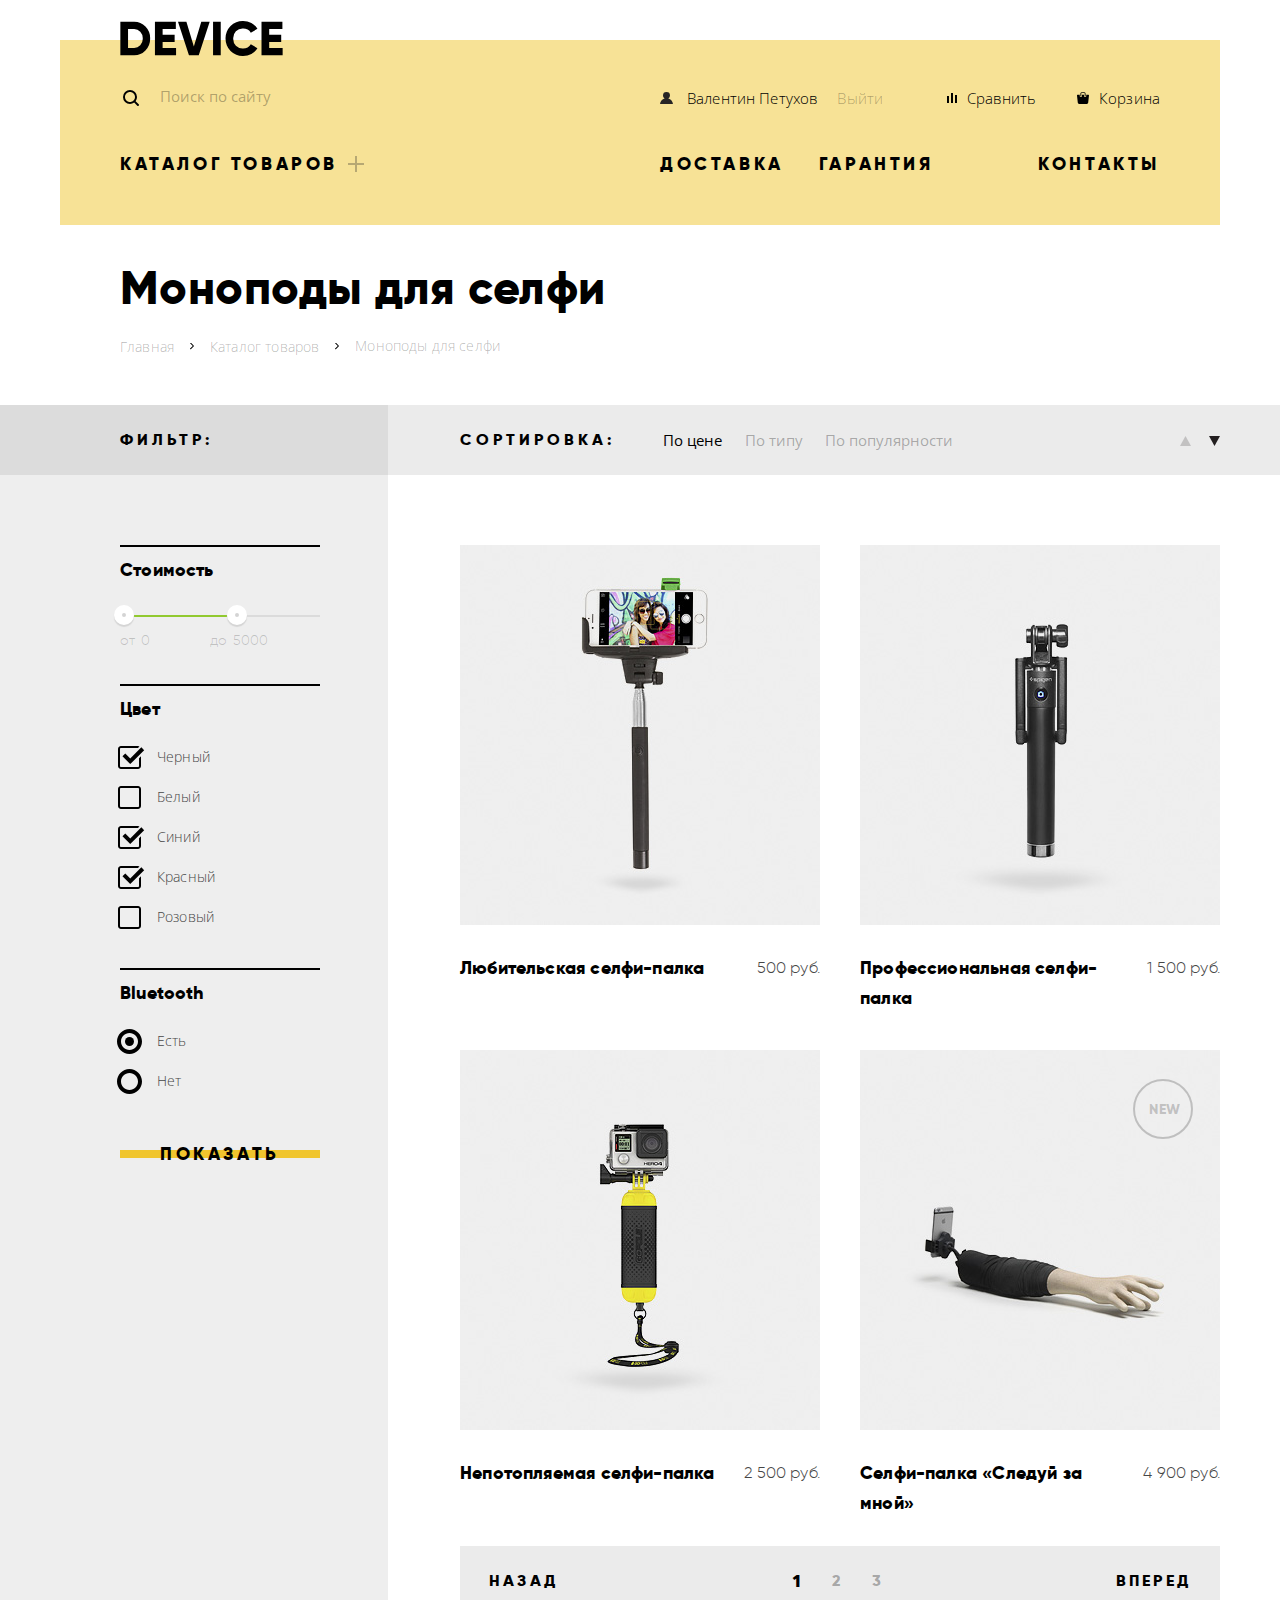
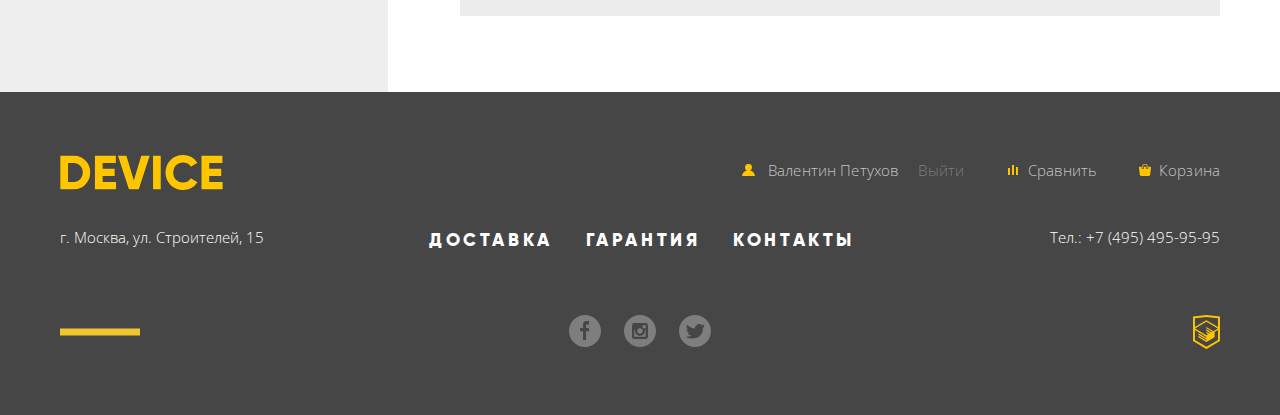
<file: catalog.html>
<!DOCTYPE html>
<html lang="ru">

<head>
	<meta charset="utf-8">
	<title>HTML Academy: Моноподы для селфи</title>
	<link href="https://fonts.googleapis.com/css?family=Open+Sans:300,400" rel="stylesheet">
	<link rel="stylesheet" href="css/normalize.css">
	<link rel="stylesheet" href="css/style-min.css">
</head>

<body class="inner-page">
	<header class="main-header">
		<div class="header-top">
			<a class="main-header-logo" href="index.html">
				<img src="img/svg/logo-device.svg" width="163" height="35" alt="Логотип DEVICE">
			</a>
			<form class="form-header" method="get" action="https://echo.htmlacademy.ru">
				<input class="input-header-search" type="search" name="search-site" placeholder="Поиск по сайту">
				<button class="btn btn-search">Найти</button>
			</form>
			<div class="user-navigation">
				<ul class="user-navigation-profile">
					<li class="profile-link">
						<a href="profile.html">Валентин Петухов</a>
					</li>
					<li class="output-link">
						<a href="#">Выйти</a>
					</li>
				</ul>
				<ul class="user-navigation-goods">
					<li class="compare-link">
						<a href="#">Сравнить</a>
					</li>
					<li class="backet-link">
						<a href="#">Корзина</a>
					</li>
				</ul>
			</div>
		</div>
		<nav class="main-navigation">
			<ul class="site-navigation site-navigation-left">
				<li class="site-navigation-item site-navigation-submenu">
					<a class="navigation-catalog-icon" href="#">Каталог товаров</a>
					<div class="submenu-catalog">
						<ul class="submenu-catalog-list">
							<li class="submenu-catalog-item">
								<a href="">Виртуальная реальность</a>
							</li>
							<li class="submenu-catalog-item">
								<a href="catalog.html">Моноподы для селфи</a>
							</li>
							<li class="submenu-catalog-item">
								<a href="">Экшн-камеры</a>
							</li>
						</ul>
						<ul class="submenu-catalog-list">
							<li class="submenu-catalog-item">
								<a href="">Фитнес-браслеты</a>
							</li>
							<li class="submenu-catalog-item">
								<a href="">Умные часы</a>
							</li>
						</ul>
						<ul class="submenu-catalog-list">
							<li class="submenu-catalog-item">
								<a href="">Квадрокоптеры</a>
							</li>
						</ul>
					</div>
				</li>
			</ul>
			<ul class="site-navigation site-navigation-right">
				<li class="site-navigation-item">
					<a href="#">Доставка</a>
				</li>
				<li class="site-navigation-item">
					<a href="#">Гарантия</a>
				</li>
				<li class="site-navigation-item">
					<a href="#">Контакты</a>
				</li>
			</ul>
		</nav>
	</header>
	<main>

		<h1 class="page-title inner-wrapper">Моноподы для селфи</h1>

		<section class="breadcrumbs inner-wrapper">
			<h2 class="visually-hidden">Навигационная цепочка</h2>
			<ul class="breadcrumbs-list">
				<li class="breadcrumbs-item">
					<a href="index.html">Главная</a>
				</li>
				<li class="breadcrumbs-item">
					<a href="catalog.html">Каталог товаров</a>
				</li>
				<li class="breadcrumbs-item breadcrumbs-current">Моноподы для селфи</li>
			</ul>
		</section>

		<div class="main-columns">
			<div class="center-columns">
				<div class="left-columns">
					<section class="filters">
						<h2 class="filter-title">Фильтр:</h2>
						<form class="form-filter" method="post" action="https://echo.htmlacademy.ru">
							<fieldset>
								<legend class="legend-cost">Стоимость</legend>
								<div class="range-filter">
									<div class="range-controls">
										<div class="scale">
											<div class="bar"></div>
										</div>
										<div class="toggle toggle-min"></div>
										<div class="toggle toggle-max"></div>
									</div>
									<div class="price-controls">
										<label class="min-price">от <input name="min-price" type="text" value="0"></label>
										<label class="max-price">до <input name="max-price" type="text" value="5000"></label>
									</div>
								</div>
							</fieldset>
							<fieldset>
								<legend class="legend-color">Цвет</legend>
								<ul class="filter-color-list">
									<li class="filter-option">
										<input class="visually-hidden filter-input filter-input-checkbox" id="filter-color-black" type="checkbox"
											name="color-black" checked>
										<label for="filter-color-black">Черный</label>
									</li>
									<li class="filter-option">
										<input class="visually-hidden filter-input filter-input-checkbox" id="filter-color-white" type="checkbox"
											name="color-white">
										<label for="filter-color-white">Белый</label>
									</li>
									<li class="filter-option">
										<input class="visually-hidden filter-input filter-input-checkbox" id="filter-color-blue" type="checkbox"
											name="color-blue" checked>
										<label for="filter-color-blue">Синий</label>
									</li>
									<li class="filter-option">
										<input class="visually-hidden filter-input filter-input-checkbox" id="filter-color-red" type="checkbox"
											name="color-red" checked>
										<label for="filter-color-red">Красный</label>
									</li>
									<li class="filter-option">
										<input class="visually-hidden filter-input filter-input-checkbox" id="filter-color-pink" type="checkbox"
											name="color-pink">
										<label for="filter-color-pink">Розовый</label>
									</li>
								</ul>
							</fieldset>
							<fieldset>
								<legend class="legend-bluetooth">Bluetooth</legend>
								<ul class="filter-bool-list">
									<li class="filter-option">
										<input class="visually-hidden filter-input filter-input-radio" id="filter-true" type="radio"
											name="bluetooth-radio" value="true" checked>
										<label for="filter-true">Есть</label>
									</li>
									<li class="filter-option">
										<input class="visually-hidden filter-input filter-input-radio" id="filter-false" type="radio"
											name="bluetooth-radio" value="false">
										<label for="filter-false">Нет</label>
									</li>
								</ul>
							</fieldset>
							<button class="btn btn-form-filter" type="submit">Показать</button>
						</form>
					</section>
				</div>
			
				<div class="right-columns">
					<section class="sorting">
						<h2 class="sorting-title">Сортировка:</h2>
						<ul class="sorting-list">
							<li class="sorting-item sorting-item-current">По цене</li>
							<li class="sorting-item">
								<a href="#">По типу</a>
							</li>
							<li class="sorting-item">
								<a href="#">По популярности</a>
							</li>
						</ul>
						<ul class="sorting-icon-list">
							<li class="sorting-icon-item">
								<a href="#" aria-label="По возрастанию"></a>
							</li>
							<li class="sorting-icon-item sorting-icon-item-current">
								<a aria-label="По убыванию"></a>
							</li>
						</ul>
					</section>
			
					<section class="catalog">
						<h2 class="visually-hidden">Список моноподов для селфи</h2>
						<ul class="catalog-list">
							<li class="catalog-item">
								<div class="catalog-info-wrapper">
									<h3 class="catalog-item-title">
										<a href="#">Любительская селфи-палка</a>
									</h3>
									<span class="catalog-item-price">500 руб.</span>
								</div>
								<div class="catalog-item-image">
									<img src="img/jpg/catalog-item-1.jpg" width="360" height="380" alt="Любительская селфи-палка">
									<div class="catalog-item-hover">
										<a class="btn btn-basket" href="#">В корзину</a>
										<a class="btn-add-compare" href="#">Добавить к сравнению</a>
									</div>
								</div>
							</li>
							<li class="catalog-item">
								<div class="catalog-info-wrapper">
									<h3 class="catalog-item-title">
										<a href="#">Профессиональная селфи-палка</a>
									</h3>
									<span class="catalog-item-price">1 500 руб.</span>
								</div>
								<div class="catalog-item-image">
									<img src="img/jpg/catalog-item-2.jpg" width="360" height="380" alt="Профессиональная селфи-палка">
									<div class="catalog-item-hover">
										<a class="btn btn-basket" href="#">В корзину</a>
										<a class="btn-add-compare" href="#">Добавить к сравнению</a>
									</div>
								</div>
							</li>
							<li class="catalog-item">
								<div class="catalog-info-wrapper">
									<h3 class="catalog-item-title">
										<a href="#">Непотопляемая селфи-палка</a>
									</h3>
									<span class="catalog-item-price">2 500 руб.</span>
								</div>
								<div class="catalog-item-image">
									<img src="img/jpg/catalog-item-3.jpg" width="360" height="380" alt="Непотопляемая селфи-палка">
									<div class="catalog-item-hover">
										<a class="btn btn-basket" href="#">В корзину</a>
										<a class="btn-add-compare" href="#">Добавить к сравнению</a>
									</div>
								</div>
							</li>
							<li class="catalog-item">
								<span class="catalog-item-new" aria-label="Новинка"></span>
								<div class="catalog-info-wrapper">
									<h3 class="catalog-item-title">
										<a href="#">Селфи-палка «Следуй за мной»</a>
									</h3>
									<span class="catalog-item-price">4 900 руб.</span>
								</div>
								<div class="catalog-item-image">
									<img src="img/jpg/catalog-item-4.jpg" width="360" height="380" alt="Селфи-палка «Следуй за мной»">
									<div class="catalog-item-hover">
										<a class="btn btn-basket" href="#">В корзину</a>
										<a class="btn-add-compare" href="#">Добавить к сравнению</a>
									</div>
								</div>
							</li>
						</ul>
					</section>
					<section class="pagination">
						<h2 class="visually-hidden">Нумерация страниц</h2>
						<a class="btn-pagination btn-pagination-back" href="#">Назад</a>
						<ul class="pagination-list">
							<li class="pagination-item pagination-item-current">1</li>
							<li class="pagination-item">
								<a href="#">2</a>
							</li>
							<li class="pagination-item">
								<a href="#">3</a>
							</li>
						</ul>
						<a class="btn-pagination btn-pagination-next" href="#">Вперед</a>
					</section>
				</div>
			</div>
			</div>
	</main>
	<footer class="inner-footer">
		<div class="footer-wrapper container">
			<div class="footer-top">
				<a class="main-footer-logo" href="index.html">
					<img src="img/svg/logo-device-footer.svg" width="163" height="35" alt="Логотип DEVICE">
				</a>
				<div class="user-navigation">
					<ul class="user-navigation-left">
						<li class="profile-link-footer">
							<a href="profile.html">Валентин Петухов</a>
						</li>
						<li class="footer-output-link">
							<a href="#">Выйти</a>
						</li>
					</ul>
					<ul class="user-navigation-right">
            <li class="compare-link-footer">
              <a href="#">Сравнить</a>
            </li>
            <li class="backet-link-footer">
              <a href="#">Корзина</a>
            </li>
          </ul>
				</div>
			</div>
			<div class="footer-middle">
				<address class="footer-address">г. Москва, ул. Строителей, 15</address>
				<ul class="footer-site-navigation">
					<li class="footer-site-navigation-item">
						<a href="#">Доставка</a>
					</li>
					<li class="footer-site-navigation-item">
						<a href="#">Гарантия</a>
					</li>
					<li class="footer-site-navigation-item">
						<a href="#">Контакты</a>
					</li>
				</ul>
				<p class="footer-tel">Тел.: +7 (495) 495-95-95</p>
			</div>
			<div class="footer-bottom">
        <div class="footer-social">
          <ul class="footer-social-list">
            <li class="footer-social-item">
              <a class="social-btn" href="#" target="_blank">
                <span class="visually-hidden">Фейсбук</span>
                <svg xmlns="http://www.w3.org/2000/svg" width="32" height="32" viewBox="0 0 32 32">
                  <path fill="#FFF" d="M16 0C7.164 0 0 7.163 0 16s7.164 16 16 16c8.837 0 16-7.164 16-16S24.837 0 16 0zm4.062 9.455h-3.021v3.444h3.021v3.445h-3.021v8.61H14.02v-8.61H11v-3.445h3.021V9.455c0-1.902 1.353-3.445 3.021-3.445h3.021v3.445z" />
                </svg>
              </a>
            </li>
            <li class="footer-social-item">
              <a class="social-btn" href="#" target="_blank">
                <span class="visually-hidden">Инстаграм</span>
                <svg xmlns="http://www.w3.org/2000/svg" width="32" height="32" viewBox="0 0 32 32">
                  <g fill="#FFF">
                    <path
                      d="M20.916 16a4.938 4.938 0 1 1-9.877 0c0-.394.051-.773.138-1.14h-.897v6.838h11.396V14.86h-.897c.086.367.137.746.137 1.14z" />
                    <path
                      d="M15.978 18.659c1.466 0 2.659-1.193 2.659-2.659s-1.193-2.659-2.659-2.659c-1.466 0-2.659 1.193-2.659 2.659s1.192 2.659 2.659 2.659zM18.637 10.302h3.039v3.039h-3.039z" />
                    <path
                      d="M16 0C7.164 0 0 7.164 0 16c0 8.837 7.164 16 16 16 8.837 0 16-7.163 16-16 0-8.836-7.163-16-16-16zm7.955 21.698a2.285 2.285 0 0 1-2.279 2.279H10.279A2.285 2.285 0 0 1 8 21.698V10.302a2.286 2.286 0 0 1 2.279-2.279h11.396a2.286 2.286 0 0 1 2.279 2.279v11.396z" />
                  </g>
                </svg>
              </a>
            </li>
            <li class="footer-social-item">
              <a class="social-btn" href="#" target="_blank">
                <span class="visually-hidden">Твиттер</span>
                <svg xmlns="http://www.w3.org/2000/svg" width="32" height="32" viewBox="0 0 32 32">
                  <path fill="#FFF"
                    d="M16 0C7.164 0 0 7.164 0 16c0 8.837 7.164 16 16 16 8.837 0 16-7.163 16-16 0-8.836-7.163-16-16-16zm7.944 12.809c-.251 6.516-3.463 10.832-10.992 10.702h-.486c-.447 0-4.543-.443-5.344-1.823 2.479.19 4.247-.406 5.12-1.136-1.048-.289-2.923-.461-3.251-2.848.384.104.618.221 1.299.113-1.307-.824-2.758-1.519-2.679-3.643.311.317 1.164.518 1.46.457-.768-.233-2.149-3.244-.974-4.781 1.984 1.79 4.075 3.482 7.804 3.643.227-2.214 1.24-3.699 3.168-4.325 1.84-.479 3.255.26 3.901 1.138.737-.224 1.453-.466 2.193-.685-.004.833-.569 1.463-.935 1.709.747.165 1.423-.475 1.423-.475-.184.963-1.094 1.725-1.707 1.954z" />
                </svg>
              </a>
            </li>
          </ul>
        </div>
        <div class="footer-copyright">
          <a class="copyright-btn" href="https://htmlacademy.ru/intensive/htmlcss" target="_blank">
            <svg xmlns="http://www.w3.org/2000/svg" width="26.943" height="34.09" viewBox="0 0 26.943 34.09">
              <path fill="#FFC600" d="M13.62.017L13.472 0 0 1.412v24.661l13.473 8.017 13.43-7.99.042-.025V1.412L13.62.017zm11.399 12.11L13.495 5.334l-.001-.104-.087.05-.088-.056v.109L1.925 12.118V3.147l11.548-1.212L25.02 3.147v8.98zm-11.614-5.34L24.923 13.5l-4.479 2.64-7.093-4.221-.014 1.415 5.904 3.513-.86.507-5.03-2.992-.014 1.415 3.827 2.275-.782.523-3.031-1.787-.014 1.413 1.853 1.091-1.8 1.081-11.356-6.751 11.371-6.835zm-11.48 8.34l11.411 6.791.016 1.044-7.942-4.728-.015 1.416 7.979 4.795.018 1.076-7.973-4.74-.013 1.414 8.021 4.822.046.025 8.143-4.872-.011-5.177 3.415-2.036v10.021L13.472 31.85 1.925 24.979v-9.852z" />
            </svg>
            <span class="visually-hidden">Разработано HTML Academy</span>
          </a>
        </div>
      </div>
		</div>
	</footer>
</body>

</html>
</file>
<file: css/style-min.css>
@font-face{font-family:'Gilroy';font-style:normal;font-weight:800;src:url('../fonts/gilroyextrabold-webfont.woff2') format('woff2'),url('../fonts/gilroyextrabold-webfont.woff') format('woff')}@font-face{font-family:'Gilroy';font-style:normal;font-weight:300;src:url('../fonts/gilroylight-webfont.woff2') format('woff2'),url('../fonts/gilroylight-webfont.woff') format('woff')}body{margin:0;font-size:15px;line-height:30px;font-weight:300;letter-spacing:.15px;font-family:"Open Sans","Arial",sans-serif;color:rgba(70,70,70,1);background-color:#fff}img{max-width:100%;height:auto}.container{width:1160px;margin:0 auto;padding:0 20px}.visually-hidden:not(:focus):not(:active),input[type="checkbox"].visually-hidden,input[type="radio"].visually-hidden{position:absolute;width:1px;height:1px;margin:-1px;border:0;padding:0;white-space:nowrap;-webkit-clip-path:inset(100%);clip-path:inset(100%);clip:rect(0 0 0 0);overflow:hidden}a{text-decoration:none}.btn{position:relative;display:inline-block;padding:10px 0;font-size:18px;line-height:24px;font-weight:800;letter-spacing:3.6px;font-family:"Gilroy","Arial",sans-serif;text-transform:uppercase;text-align:center;vertical-align:middle;color:rgba(0,0,0,1);border:none;background-color:transparent;-webkit-transition:color .2s ease-out;-o-transition:color .2s ease-out;transition:color .2s ease-out}.btn::before{content:"";position:absolute;top:50%;left:0;z-index:-20;width:100%;height:8px;background-color:rgba(240,197,46,1);-webkit-transform:translateY(-50%);-ms-transform:translateY(-50%);transform:translateY(-50%);-webkit-transition:.2s ease-out;-o-transition:.2s ease-out;transition:.2s ease-out}.btn:hover::before{height:100%}.btn:hover{cursor:pointer}.btn:active{color:rgba(0,0,0,.3)}.main-header{width:1160px;height:300px;margin:0 auto;background-color:rgba(247,226,150,1)}.inner-page .main-header{height:185px;margin-bottom:35px}.header-top{position:relative;display:-webkit-box;display:-ms-flexbox;display:flex;-webkit-box-pack:justify;-ms-flex-pack:justify;justify-content:space-between;-webkit-box-align:center;-ms-flex-align:center;align-items:center;width:1040px;margin:0 auto;margin-top:40px;margin-bottom:28px;padding-top:35px}.main-header-logo{position:absolute;top:-19px;left:0;-webkit-transition:opacity .2s ease-out;-o-transition:opacity .2s ease-out;transition:opacity .2s ease-out}.main-header-logo:hover,.main-header-logo:focus{opacity:.6}.main-header-logo:active{opacity:.3}.form-header{position:relative;display:-webkit-box;display:-ms-flexbox;display:flex;-webkit-box-pack:justify;-ms-flex-pack:justify;justify-content:space-between;width:440px}.input-header-search{width:100%;padding-left:40px;background-color:transparent;border:none;border-bottom:2px solid transparent}.input-header-search:focus{border-bottom:2px solid rgba(0,0,0,1);outline:transparent;-webkit-transition:.2s ease-out;-o-transition:.2s ease-out;transition:.2s ease-out}.form-header::before{content:"";position:absolute;top:50%;left:3px;width:16px;height:16px;background-image:url("../img/svg/search.svg");background-repeat:no-repeat;background-position:0 0;-webkit-transform:translateY(-50%);-ms-transform:translateY(-50%);transform:translateY(-50%)}.form-header .input-header-search::-webkit-input-placeholder{color:rgba(0,0,0,.3);-webkit-transition:.2s ease-out;-o-transition:.2s ease-out;transition:.2s ease-out}.form-header .input-header-search:hover::-webkit-input-placeholder{color:rgba(0,0,0,.6)}.form-header .input-header-search:focus::-webkit-input-placeholder{color:rgba(0,0,0,1)}.btn-search{padding:9px 15px;font-size:15px;font-weight:300;letter-spacing:0;font-family:"Open Sans","Arial",sans-serif;color:rgba(0,0,0,1);background-color:transparent;border:2px solid rgba(0,0,0,1);opacity:0;-webkit-transition:.2s ease-out;-o-transition:.2s ease-out;transition:.2s ease-out}.btn-search::before{content:none}.btn-search:hover{opacity:0;cursor:default}.input-header-search:focus+.btn-search{opacity:1}.input-header-search:focus+.btn-search:hover{color:rgba(255,255,255,1);background-color:rgba(0,0,0,1);cursor:pointer}.btn-search:focus{outline:1}.btn-search:active{color:rgba(255,255,255,.3);background-color:rgba(0,0,0,1);opacity:1;cursor:pointer}.user-navigation{display:-webkit-box;display:-ms-flexbox;display:flex;-webkit-box-pack:justify;-ms-flex-pack:justify;justify-content:space-between;width:500px}.user-navigation-profile,.user-navigation-goods{margin:0;padding:0;list-style:none}.user-navigation-profile{display:-webkit-box;display:-ms-flexbox;display:flex;-ms-flex-wrap:wrap;flex-wrap:wrap;width:260px}.login-link a{position:relative;padding-left:27px}.login-link a::before{content:"";position:absolute;top:50%;left:0;width:13px;height:12px;background-image:url("../img/svg/user.svg");background-repeat:no-repeat;background-position:0 0;-webkit-transform:translateY(-50%);-ms-transform:translateY(-50%);transform:translateY(-50%);-webkit-transition:.2s ease-out;-o-transition:.2s ease-out;transition:.2s ease-out}.compare-link a{position:relative;padding-left:27px}.compare-link a::before{content:"";position:absolute;top:50%;left:7px;width:10px;height:10px;background-image:url("../img/svg/compare.svg");background-repeat:no-repeat;background-position:0 0;-webkit-transform:translateY(-50%);-ms-transform:translateY(-50%);transform:translateY(-50%)}.backet-link a{position:relative;padding-left:22px}.backet-link a::before{content:"";position:absolute;top:50%;left:0;width:12px;height:12px;background-image:url("../img/svg/cart.svg");background-repeat:no-repeat;background-position:0 0;-webkit-transform:translateY(-50%);-ms-transform:translateY(-50%);transform:translateY(-50%)}.login-link a:hover::before,.login-link a:focus::before,.compare-link a:hover::before,.compare-link a:focus::before,.backet-link a:hover::before,.backet-link a:focus::before,.profile-link a:hover::before,.profile-link a:focus::before{opacity:.6}.login-link a:active::before,.compare-link a:active::before,.backet-link a:active::before,.profile-link a:active::before{opacity:.3}.user-navigation-profile li{margin-right:20px}.main-navigation{position:relative;display:-webkit-box;display:-ms-flexbox;display:flex;-webkit-box-pack:justify;-ms-flex-pack:justify;justify-content:space-between;width:1040px;margin:0 auto}.user-navigation-goods{display:-webkit-box;display:-ms-flexbox;display:flex;-webkit-box-pack:justify;-ms-flex-pack:justify;justify-content:space-between;-ms-flex-wrap:wrap;flex-wrap:wrap;width:220px}.site-navigation{margin:0;padding:0;list-style:none}.site-navigation-left{width:500px}.site-navigation-submenu{width:250px}.navigation-catalog-icon{position:relative;padding-right:26px}.navigation-catalog-icon::after{content:"";position:absolute;top:50%;right:0;width:16px;height:16px;background-image:url("../img/svg/plus.svg");background-repeat:no-repeat;background-position:center;-webkit-transform:translateY(-50%);-ms-transform:translateY(-50%);transform:translateY(-50%);opacity:.3}.submenu-catalog{position:absolute;left:-60px;right:-60px;z-index:25;display:-webkit-box;display:-ms-flexbox;display:flex;-ms-flex-wrap:wrap;flex-wrap:wrap;padding:18px 60px 35px;background-color:rgba(247,226,150,1);visibility:hidden}.site-navigation-submenu:hover .submenu-catalog{visibility:visible}.submenu-catalog-list{margin:0;margin-right:59px;padding:0;list-style:none}.submenu-catalog-list:last-child{margin-left:17px;margin-right:0}.site-navigation-right{display:-webkit-box;display:-ms-flexbox;display:flex;-ms-flex-wrap:wrap;flex-wrap:wrap;width:500px}.site-navigation-right li:first-child{margin-right:35px}.site-navigation-right li:last-child{margin-left:auto}.user-navigation-profile a,.user-navigation-goods a,.site-navigation a,.submenu-catalog-list a{color:rgba(0,0,0,1);transition:color .2s}.site-navigation-item>a{font-size:18px;line-height:24px;font-weight:800;letter-spacing:3.6px;font-family:"Gilroy","Arial",sans-serif;text-transform:uppercase}.submenu-catalog-list a{font-size:15px;line-height:36px;font-family:"Open Sans","Arial",sans-serif;text-transform:none}.user-navigation-profile a:hover,.user-navigation-profile a:focus,.user-navigation-goods a:hover,.user-navigation-goods a:focus,.site-navigation a:hover,.site-navigation a:focus,.submenu-catalog-list a:hover,.submenu-catalog-list a:focus{color:rgba(0,0,0,.6)}.user-navigation-profile a:active,.user-navigation-goods a:active,.site-navigation a:active,.submenu-catalog-list a:active{color:rgba(0,0,0,.3)}.profile-link a{position:relative;padding-left:27px}.profile-link a::before{content:"";position:absolute;top:50%;left:0;width:13px;height:12px;background-image:url("../img/svg/user.svg");background-repeat:no-repeat;background-position:0 0;-webkit-transform:translateY(-50%);-ms-transform:translateY(-50%);transform:translateY(-50%)}.output-link a{color:rgba(0,0,0,.3)}.output-link a:hover,.output-link a:focus{color:rgba(0,0,0,1)}.output-link a:active{color:rgba(0,0,0,.6)}.popular-goods{position:relative;z-index:20;width:1040px;height:490px;margin:0 auto;margin-top:-110px;margin-bottom:100px}.slider-goods-list{margin:0;padding:0;list-style:none}.slider-goods-item{display:none;-webkit-box-pack:justify;-ms-flex-pack:justify;justify-content:space-between}.slider-goods-img{position:relative;width:530px}.slider-goods-img-first{margin-top:-2px;margin-left:30px}.slider-goods-img-second{margin-top:10px;margin-left:56px}.slider-goods-img-third{margin-left:-28px;margin-top:63px;height:334px}.slider-show{display:-webkit-box;display:-ms-flexbox;display:flex}.slider-goods-right{position:relative;margin-top:79px}.slider-goods-right::before{content:"";position:absolute;top:-44px;left:0;z-index:3;width:100px;height:7px;background-color:rgba(255,255,255,1)}.slider-goods-right::after{content:"";position:absolute;top:-43px;right:-12px;z-index:3;font-size:180px;line-height:80px;font-weight:800;font-family:"Gilroy","Arial",sans-serif;color:rgba(255,255,255,1)}.slider-goods-item:nth-child(1) .slider-goods-right::after{content:"01"}.slider-goods-item:nth-child(2) .slider-goods-right::after{content:"02"}.slider-goods-item:nth-child(3) .slider-goods-right::after{content:"03"}.slider-goods-title{position:relative;z-index:5;width:500px;margin:0;margin-bottom:17px;font-size:47px;line-height:56px;font-weight:800;letter-spacing:.47px;font-family:"Gilroy","Arial",sans-serif;color:rgba(0,0,0,1)}.slider-goods-description{margin:0;margin-bottom:42px}.slider-first .slider-goods-description{width:495px}.slider-second .slider-goods-description{width:460px}.slider-third .slider-goods-description{width:480px}.slider-goods-details{position:relative;margin-bottom:48px}.slider-controls{position:absolute;top:87px;right:13px;z-index:150;display:-webkit-box;display:-ms-flexbox;display:flex;-webkit-box-pack:justify;-ms-flex-pack:justify;justify-content:space-between;-webkit-box-align:center;-ms-flex-align:center;align-items:center;width:98px;height:100%;font-size:0}.btn-slider-controls{position:relative;display:inline-block;width:12px;height:12px;padding:10px;vertical-align:middle;border-radius:50%;cursor:pointer}.btn-slider-controls::before{content:"";position:absolute;top:9px;left:9px;z-index:15;width:11px;height:11px;border:1px solid #000;border-radius:50%}.slider-controls .btn-slider-active::after{content:"";position:absolute;left:50%;top:50%;z-index:20;width:3px;height:3px;margin:-3px;border:1px solid #000;border-radius:50%}.btn-goods-details{width:220px;margin-right:auto}.slider-goods-table{width:500px;border-collapse:collapse}.table-tr:first-child td{padding:0;font-size:36px;line-height:48px;letter-spacing:.36px;font-family:"Gilroy","Arial",sans-serif;color:rgba(0,0,0,1)}.table-tr:last-child td{padding:0;font-size:13px;line-height:20px;letter-spacing:.13px}.table-tr td{display:inline-block;margin-right:77px;vertical-align:middle}.table-tr td:last-child{margin-right:0}.main-goods{margin-bottom:107px}.main-goods-list{display:-webkit-box;display:-ms-flexbox;display:flex;-ms-flex-wrap:wrap;flex-wrap:wrap;width:1160px;margin:0;padding:0;list-style:none}.main-goods-item{width:160px;margin-right:40px;margin-bottom:45px}.main-goods-item:nth-child(6n){margin-right:0}.main-goods-bg{position:relative;width:160px;height:160px;margin-bottom:35px;background-color:rgba(240,197,46,.5);-webkit-transition:.2s ease-out;-o-transition:.2s ease-out;transition:.2s ease-out}.main-goods-bg::before{content:"";position:absolute;top:0;left:0;width:160px;height:160px;background-repeat:no-repeat;background-position:center;-webkit-transition:.2s ease-out;-o-transition:.2s ease-out;transition:.2s ease-out}.main-goods-item:nth-child(1) .main-goods-bg::before{background-image:url("../img/svg/popular-1.svg")}.main-goods-item:nth-child(2) .main-goods-bg::before{background-image:url("../img/svg/popular-2.svg");background-position:center bottom}.main-goods-item:nth-child(2):active .main-goods-bg::before{background-position:center bottom}.main-goods-item:nth-child(3) .main-goods-bg::before{background-image:url("../img/svg/popular-3.svg")}.main-goods-item:nth-child(4) .main-goods-bg::before{background-image:url("../img/svg/popular-4.svg")}.main-goods-item:nth-child(5) .main-goods-bg::before{background-image:url("../img/svg/popular-5.svg")}.main-goods-item:nth-child(6) .main-goods-bg::before{background-image:url("../img/svg/popular-6.svg")}.main-goods-item:active .main-goods-bg::before{opacity:.3}.main-goods-link:hover .main-goods-bg,.main-goods-link:focus .main-goods-bg{background-color:rgba(240,197,46,1)}.main-goods-link{font-size:18px;line-height:24px;letter-spacing:.36px;font-family:"Gilroy","Arial",sans-serif;text-transform:none;color:rgba(0,0,0,1)}.main-goods-link:active{color:rgba(0,0,0,.3)}.main-goods-title{margin:0;font-size:18px;letter-spacing:.18px;-webkit-transition:.2s ease-out;-o-transition:.2s ease-out;transition:.2s ease-out}.our-service{position:relative;min-width:1200px;margin-bottom:120px;padding-bottom:112px}.our-service::before{content:"";position:absolute;top:27px;left:0;z-index:-50;width:100%;height:100%;background-color:rgba(229,229,229,1)}.our-service-wrapper{display:-webkit-box;display:-ms-flexbox;display:flex;-webkit-box-pack:justify;-ms-flex-pack:justify;justify-content:space-between}.our-service-list,.service-description-list{margin:0;padding:0;list-style:none}.our-service-list{position:relative;width:277px;margin-top:7px}.our-service-list::before{content:"";position:absolute;top:-80px;right:-7px;width:7px;height:319px;background-color:rgba(0,0,0,1)}.our-service-item{margin-bottom:25px}.our-service-item:active{width:100%;background-color:rgba(0,0,0,1)}.our-service-item:last-child{margin-bottom:0}.service-description-list{width:760px}.service-description-item{position:relative;display:none;padding-right:300px}.service-show{display:block}.service-description-item-first::after{content:"";position:absolute;top:-8px;right:-16px;width:300px;height:200px;background-image:url("../img/svg/delivery.svg");background-repeat:no-repeat;background-position:center}.service-description-item-second::after{content:"";position:absolute;top:-16px;right:-18px;width:300px;height:200px;background-image:url("../img/svg/warranty.svg");background-repeat:no-repeat;background-position:center}.service-description-item-third::after{content:"";position:absolute;top:-20px;right:-2px;width:300px;height:200px;background-image:url("../img/svg/credit.svg");background-repeat:no-repeat;background-position:center}.our-service-item-current{width:100%;background-color:rgba(0,0,0,1)}.btn-service{width:160px;padding:8px 0;-webkit-transition:.2s ease-out;-o-transition:.2s ease-out;transition:.2s ease-out}.btn-service-current,.btn-service-current:hover{color:rgba(247,225,132,1);cursor:default}.btn-service-current:focus{color:rgba(247,225,132,1);cursor:default;outline:none}.btn-service:active{color:rgba(247,225,132,1);background-color:rgba(0,0,0,1);-webkit-transition:.2s ease-out;-o-transition:.2s ease-out;transition:.2s ease-out}.service-title{margin:0;margin-top:2px;margin-bottom:31px;font-size:47px;line-height:1;font-weight:800;letter-spacing:1px;font-family:"Gilroy","Arial",sans-serif;color:rgba(0,0,0,1)}.service-description{margin:0;letter-spacing:.28px}.service-description-item-third .service-description{width:440px}.our-partners{margin-bottom:147px}.our-partners-list{display:-webkit-box;display:-ms-flexbox;display:flex;-ms-flex-wrap:wrap;flex-wrap:wrap;-webkit-box-pack:justify;-ms-flex-pack:justify;justify-content:space-between;margin:0;padding:0;list-style:none}.partners-link{display:-webkit-box;display:-ms-flexbox;display:flex;background-repeat:no-repeat;background-position:center}.partners-link-dp{background-image:url("../img/png/logo-dp-grayscale.png")}.partners-link-sp{background-image:url("../img/png/logo-sp-grayscale.png")}.partners-link-gopro{background-image:url("../img/png/logo-gopro-grayscale.png")}.partners-link-vive{background-image:url("../img/png/logo-vive-grayscale.png")}.our-partners-item img{opacity:0;-webkit-transition:opacity .2s ease-out;-o-transition:opacity .2s ease-out;transition:opacity .2s ease-out}.our-partners-item:hover img{opacity:1}.info-block{display:-webkit-box;display:-ms-flexbox;display:flex;-webkit-box-pack:justify;-ms-flex-pack:justify;justify-content:space-between;margin-bottom:78px}.about-us,.contacts{position:relative}.about-us::before,.contacts::before{content:"";position:absolute;top:-53px;left:0;width:80px;height:7px;background-color:rgba(0,0,0,1)}.about-us{width:500px}.btn-about-us{width:260px}.btn-write-us{width:260px;margin-top:57px}.contacts{width:560px}.about-us-title,.contacts-title{margin:0;margin-bottom:42px;font-size:47px;line-height:48px;font-weight:800;letter-spacing:.47px;font-family:"Gilroy","Arial",sans-serif;color:rgba(0,0,0,1)}.about-us-description{margin:0;margin-bottom:30px;padding-right:15px}.contacts-description{margin:0;margin-bottom:40px}.transport-company-list{margin:0;margin-top:66px;margin-bottom:52px;padding:0;list-style:none}.transport-company-item{position:relative;padding-left:35px;font-size:16px;line-height:40px;font-weight:800;letter-spacing:0;font-family:"Gilroy","Arial",sans-serif;color:rgba(0,0,0,1)}.transport-company-item::before{content:"";position:absolute;top:50%;left:0;width:4px;height:4px;border-radius:50%;border:2px solid #e5e5e5;background-color:#fff;-webkit-transform:translateY(-50%);-ms-transform:translateY(-50%);transform:translateY(-50%)}.main-footer,.inner-footer{min-width:1200px;background-color:rgba(70,70,70,1)}.footer-wrapper{display:-webkit-box;display:-ms-flexbox;display:flex;-webkit-box-orient:vertical;-webkit-box-direction:normal;-ms-flex-direction:column;flex-direction:column}.footer-top{display:-webkit-box;display:-ms-flexbox;display:flex;-webkit-box-pack:justify;-ms-flex-pack:justify;justify-content:space-between;margin-top:63px;margin-bottom:23px}.main-footer-logo:hover img,.main-footer-logo:focus img{opacity:.6;-webkit-transition:opacity .2s ease-out;-o-transition:opacity .2s ease-out;transition:opacity .2s ease-out}.main-footer-logo:active img{opacity:.3}.login-link-footer a,.compare-link-footer a,.backet-link-footer a{position:relative;padding-left:20px;-webkit-transition:.2s ease-out;-o-transition:.2s ease-out;transition:.2s ease-out}.login-link-footer a{padding-left:27px}.login-link-footer a::before{content:"";position:absolute;top:50%;left:0;width:13px;height:12px;background-image:url("../img/svg/user-footer.svg");background-repeat:no-repeat;background-position:0 0;-webkit-transform:translateY(-50%);-ms-transform:translateY(-50%);transform:translateY(-50%);-webkit-transition:.2s ease-out;-o-transition:.2s ease-out;transition:.2s ease-out}.profile-link-footer a::before{content:"";position:absolute;top:50%;left:0;width:13px;height:12px;background-image:url("../img/svg/user-footer.svg");background-repeat:no-repeat;background-position:0 0;-webkit-transform:translateY(-50%);-ms-transform:translateY(-50%);transform:translateY(-50%);-webkit-transition:.2s ease-out;-o-transition:.2s ease-out;transition:.2s ease-out}.compare-link-footer a::before{content:"";position:absolute;top:50%;left:0;width:10px;height:10px;background-image:url("../img/svg/compare-footer.svg");background-repeat:no-repeat;background-position:0 0;-webkit-transform:translateY(-50%);-ms-transform:translateY(-50%);transform:translateY(-50%)}.backet-link-footer a::before{content:"";position:absolute;top:50%;left:0;width:12px;height:12px;background-image:url("../img/svg/cart-footer.svg");background-repeat:no-repeat;background-position:0 0;-webkit-transform:translateY(-50%);-ms-transform:translateY(-50%);transform:translateY(-50%)}.login-link-footer a:hover::before,.login-link-footer a:focus::before,.compare-link-footer a:hover::before,.compare-link-footer a:focus::before,.backet-link-footer a:hover::before,.backet-link-footer a:focus::before,.profile-link-footer a:hover::before,.profile-link-footer a:focus::before{opacity:.6}.login-link-footer a:active::before,.compare-link-footer a:active::before,.backet-link-footer a:active::before,.profile-link-footer a:active::before{opacity:.3}.user-navigation-left,.user-navigation-right,.footer-site-navigation,.footer-social-list{margin:0;padding:0;list-style:none}.footer-top .user-navigation{width:325px}.inner-footer .user-navigation{width:478px}.user-navigation-left{display:-webkit-box;display:-ms-flexbox;display:flex;-ms-flex-wrap:wrap;flex-wrap:wrap}.profile-link-footer{margin-right:20px}.profile-link-footer a{position:relative;padding-left:26px;-webkit-transition:.2s ease-out;-o-transition:.2s ease-out;transition:.2s ease-out}.user-navigation-left .login-link-footer{margin-right:42px}.user-navigation-right{display:-webkit-box;display:-ms-flexbox;display:flex;-ms-flex-wrap:wrap;flex-wrap:wrap;-webkit-box-pack:justify;-ms-flex-pack:justify;justify-content:space-between;width:212px}.user-navigation-left a,.user-navigation-right a{color:rgba(255,255,255,.7)}.user-navigation-left a:hover,.user-navigation-left a:focus,.user-navigation-right a:hover,.user-navigation-right a:focus{color:rgba(255,255,255,1)}.user-navigation-left a:active,.user-navigation-right a:active{color:rgba(255,255,255,.3)}.footer-middle{display:-webkit-box;display:-ms-flexbox;display:flex;-webkit-box-pack:justify;-ms-flex-pack:justify;justify-content:space-between;margin-bottom:57px}.footer-address{margin-right:auto;font-style:normal;letter-spacing:0;color:rgba(255,255,255,1)}.footer-site-navigation{display:-webkit-box;display:-ms-flexbox;display:flex;-ms-flex-wrap:wrap;flex-wrap:wrap;-webkit-box-pack:justify;-ms-flex-pack:justify;justify-content:space-between;width:426px}.footer-site-navigation-item a{font-size:18px;line-height:36px;font-weight:800;letter-spacing:3.6px;font-family:"Gilroy","Arial",sans-serif;text-transform:uppercase;color:rgba(255,255,255,1);-webkit-transition:.2s ease-out;-o-transition:.2s ease-out;transition:.2s ease-out}.footer-site-navigation-item a:hover,.footer-site-navigation-item a:focus{color:rgba(255,255,255,.6)}.footer-site-navigation-item a:active{color:rgba(255,255,255,.3)}.footer-tel{width:200px;margin:0;margin-left:auto;letter-spacing:0;text-align:right;color:rgba(255,255,255,1)}.footer-bottom{position:relative;display:-webkit-box;display:-ms-flexbox;display:flex;-webkit-box-pack:justify;-ms-flex-pack:justify;justify-content:space-between;margin-bottom:66px}.footer-bottom::before{content:"";position:absolute;top:50%;left:0;width:80px;height:7px;background-color:rgba(240,197,46,1);-webkit-transform:translateY(-50%);-ms-transform:translateY(-50%);transform:translateY(-50%)}.footer-social{width:160px;margin-left:auto}.footer-social-list{display:-webkit-box;display:-ms-flexbox;display:flex;-ms-flex-wrap:wrap;flex-wrap:wrap;width:142px;margin:0 auto}.footer-social-item{padding-right:23px}.footer-social-item:nth-child(3n){padding-right:0}.footer-social-item:nth-child(n+4){margin-top:10px}.social-btn{display:-webkit-box;display:-ms-flexbox;display:flex;width:32px;height:32px;vertical-align:middle;border-radius:50%;opacity:.3;-webkit-transition:.2s ease-out;-o-transition:.2s ease-out;transition:.2s ease-out}.social-btn:hover,.social-btn:focus{opacity:.6}.social-btn:active{opacity:.1}.social-btn{color:rgba(255,255,255,1)}.footer-copyright{display:-webkit-box;display:-ms-flexbox;display:flex;-webkit-box-pack:end;-ms-flex-pack:end;justify-content:flex-end;width:260px;margin-left:240px}.copyright-btn{-ms-flex-item-align:center;-ms-grid-row-align:center;align-self:center;width:27px;height:34px;-webkit-transition:.2s ease-out;-o-transition:.2s ease-out;transition:.2s ease-out}.copyright-btn:hover,.copyright-btn:focus{opacity:.6}.copyright-btn:active{opacity:.3}.inner-wrapper{width:1040px;margin:0 auto}.page-title{margin-top:40px;margin-bottom:18px;font-size:47px;line-height:48px;font-weight:800;letter-spacing:.47px;font-family:"Gilroy","Arial",sans-serif;color:rgba(0,0,0,1)}.breadcrumbs{margin-bottom:44px}.breadcrumbs-list,.form-filter ul,.sorting-list,.sorting-icon-list,.catalog-list,.pagination-list{margin:0;padding:0;list-style:none}.breadcrumbs-list{display:-webkit-box;display:-ms-flexbox;display:flex;-webkit-box-pack:justify;-ms-flex-pack:justify;justify-content:space-between;width:380px}.breadcrumbs-item{position:relative}.breadcrumbs-item::after{content:"";position:absolute;top:50%;right:-20px;width:4px;height:7px;background-image:url("../img/svg/nav-arrow.svg");background-repeat:no-repeat;background-position:0 0;-webkit-transform:translateY(-50%);-ms-transform:translateY(-50%);transform:translateY(-50%)}.breadcrumbs-current::after{display:none}.breadcrumbs-item a{font-size:14px;line-height:24px;color:rgba(0,0,0,.3);-webkit-transition:.2s ease-out;-o-transition:.2s ease-out;transition:.2s ease-out}.breadcrumbs-current{font-size:14px;color:rgba(0,0,0,.3)}.breadcrumbs-item a:hover,.breadcrumbs-item a:focus{color:rgba(0,0,0,.6)}.breadcrumbs-item a:active{color:rgba(0,0,0,.1)}.main-columns{position:relative;min-width:1160px}.main-columns::after{content:"";position:absolute;top:0;z-index:-10;min-width:100%;height:70px;background-color:rgba(235,235,235,1)}.main-columns::before{content:"";position:absolute;top:0;right:calc(50% + 252px);z-index:-9;width:100%;height:100%;background-image:-webkit-linear-gradient(#dcdcdc 70px,#eee 70px);background-image:-o-linear-gradient(#dcdcdc 70px,#eee 70px);background-image:linear-gradient(#dcdcdc 70px,#eee 70px)}.center-columns{display:-webkit-box;display:-ms-flexbox;display:flex;-webkit-box-pack:justify;-ms-flex-pack:justify;justify-content:space-between;width:1100px;margin:0 auto;padding-left:60px}.filters{width:270px}.range-filter{width:200px}.range-controls{position:relative;height:12px;padding-top:10px;padding-left:4px}.range-controls .scale{height:2px;background-color:rgba(219,219,219,1)}.range-controls .bar{width:56%;height:2px;background-color:rgba(145,201,47,1)}.range-controls .toggle{position:absolute;top:0;left:0;width:4px;height:4px;padding:0;border:8px solid rgba(255,255,255,1);background-color:rgba(212,212,212,1);-webkit-box-shadow:0 2px 1px 0 rgba(212,212,212,1);box-shadow:0 2px 1px 0 rgba(212,212,212,1);border-radius:50%;cursor:pointer}.range-controls .toggle:active{border-width:9px}.range-controls .toggle-min{left:-6px}.range-controls .toggle-max{left:107px}.price-controls{display:-webkit-box;display:-ms-flexbox;display:flex;-webkit-box-pack:justify;-ms-flex-pack:justify;justify-content:space-between;width:160px;font-size:0}.price-controls label{display:inline-block;width:70px;font-size:14px;line-height:24px;font-weight:300;font-family:"Gilroy","Arial",sans-serif;color:rgba(0,0,0,.2);vertical-align:middle}.price-controls input{width:44px;font-size:14px;line-height:24px;font-weight:300;font-family:"Gilroy","Arial",sans-serif;text-align:left;color:rgba(0,0,0,.2);background-color:transparent;border:none}.filter-title,.sorting-title{font-size:16px;line-height:24px;font-weight:800;letter-spacing:4px;font-family:"Gilroy","Arial",sans-serif;text-transform:uppercase;color:rgba(0,0,0,1)}.filter-title{margin:0;margin-bottom:70px;line-height:70px}.sorting{display:-webkit-box;display:-ms-flexbox;display:flex;-webkit-box-align:center;-ms-flex-align:center;align-items:center;min-height:70px;margin-bottom:70px}.sorting-title{margin:0}.form-filter{width:200px}.form-filter fieldset{margin:0;margin-bottom:31px;padding:0;border:none}.form-filter legend{width:100%;padding-top:11px;font-size:18px;line-height:24px;font-weight:800;letter-spacing:.18px;font-family:"Gilroy","Arial",sans-serif;color:rgba(0,0,0,1);border-top:2px solid rgba(0,0,0,1)}.legend-cost{margin-bottom:23px}.legend-color{margin-bottom:16px}.legend-bluetooth{margin-bottom:16px}ul.filter-color-list,ul.filter-bool-list{margin-left:-3px}.filter-option{padding-left:40px}.filter-option label{position:relative;display:block;font-size:14px;line-height:40px;cursor:pointer;-webkit-user-select:none;-moz-user-select:none;-ms-user-select:none;user-select:none}.filter-input-checkbox+label::before{content:"";position:absolute;top:50%;left:-39px;width:23px;height:24px;background-image:url("../img/svg/checkbox-off.svg");background-repeat:no-repeat;background-position:center;-webkit-transform:translateY(-50%);-ms-transform:translateY(-50%);transform:translateY(-50%);-webkit-transition:.2s ease-out;-o-transition:.2s ease-out;transition:.2s ease-out}.filter-input-checkbox:checked+label::before{width:27px;height:24px;background-image:url("../img/svg/checkbox-on.svg");background-repeat:no-repeat;background-position:center}.filter-input-radio+label::before{content:"";position:absolute;top:50%;left:-40px;width:25px;height:26px;background-image:url("../img/svg/radio-off.svg");background-repeat:no-repeat;background-position:0 50%;-webkit-transform:translateY(-50%);-ms-transform:translateY(-50%);transform:translateY(-50%);-webkit-transition:.2s ease-out;-o-transition:.2s ease-out;transition:.2s ease-out}.filter-input-radio:checked+label::before{background-image:url("../img/svg/radio-on.svg");background-repeat:no-repeat;background-position:0 50%}.filter-input-checkbox:hover+label::before,.filter-input-checkbox:focus+label::before,.filter-input-checkbox:checked:hover+label::before,.filter-input-checkbox:checked:focus+label::before,.filter-input-radio:hover+label::before,.filter-input-radio:focus+label::before,.filter-input-radio:checked:hover+label::before,.filter-input-radio:checked:focus+label::before{opacity:.6}.filter-input-checkbox:active+label::before,.filter-input-checkbox:checked:active+label::before,.filter-input-radio:active+label::before,.filter-input-radio:checked:active+label::before{opacity:1}.filter-input:disabled+label{color:rgba(166,166,166,1)}.btn-form-filter{position:relative;z-index:12;-ms-flex-item-align:center;-ms-grid-row-align:center;align-self:center;width:100%}.sorting-title{margin-right:48px}.sorting-list{display:-webkit-box;display:-ms-flexbox;display:flex;-webkit-box-pack:justify;-ms-flex-pack:justify;justify-content:space-between;-ms-flex-wrap:wrap;flex-wrap:wrap;width:290px}.sorting-icon-list{display:-webkit-box;display:-ms-flexbox;display:flex;-webkit-box-pack:justify;-ms-flex-pack:justify;justify-content:space-between;width:40px;margin-left:auto}.sorting-icon-item{line-height:69px}.sorting-icon-item a{display:inline-block;width:11px;height:11px;vertical-align:middle;background-image:url("../img/svg/icon-up-dir.svg");background-position:0 0;background-repeat:no-repeat;opacity:.2;-webkit-transition:.2s ease-out;-o-transition:.2s ease-out;transition:.2s ease-out}.sorting-icon-item:last-child a{background-image:url("../img/svg/icon-down-dir.svg");background-position:0 0;background-repeat:no-repeat}.sorting-icon-item:last-child a,.sorting-icon-item:last-child a:hover,.sorting-icon-item:last-child a:focus,.sorting-icon-item:last-child a:active{opacity:1}.sorting-icon-item a:hover,.sorting-icon-item a:focus{opacity:.4}.sorting-icon-item a:active{opacity:1}.sorting-item a{line-height:18px;font-weight:400;letter-spacing:0;color:rgba(0,0,0,.3);-webkit-transition:.2s ease-out;-o-transition:.2s ease-out;transition:.2s ease-out}.sorting-item a:hover,.sorting-item a:focus{color:rgba(0,0,0,.6)}.sorting-item a:active{color:rgba(0,0,0,1)}.sorting-item-current{font-weight:400;letter-spacing:0;color:rgba(0,0,0,1)}.catalog-list{display:-webkit-box;display:-ms-flexbox;display:flex;-ms-flex-wrap:wrap;flex-wrap:wrap;width:760px}.catalog-item{position:relative;display:-webkit-box;display:-ms-flexbox;display:flex;-webkit-box-orient:vertical;-webkit-box-direction:normal;-ms-flex-direction:column;flex-direction:column;width:360px;margin-bottom:34px;margin-right:40px}.catalog-item:nth-child(2n){margin-right:0}.catalog-item-image{height:380px;margin:0;margin-bottom:31px}.catalog-info-wrapper{display:-webkit-box;display:-ms-flexbox;display:flex;-webkit-box-pack:justify;-ms-flex-pack:justify;justify-content:space-between;-webkit-box-ordinal-group:2;-ms-flex-order:1;order:1}.catalog-item-new::before{content:"";position:absolute;top:29px;right:27px;width:56px;height:56px;border:2px solid rgba(0,0,0,.2);border-radius:50%}.catalog-item-new::after{content:"new";position:absolute;top:47px;right:39px;font-size:14px;line-height:24px;font-weight:800;letter-spacing:.7px;text-transform:uppercase;font-family:"Gilroy","Arial",sans-serif;color:rgba(0,0,0,.2)}.catalog-item-title{width:260px;margin:0}.catalog-item-title a{font-size:18px;line-height:24px;font-weight:800;letter-spacing:.18px;font-family:"Gilroy","Arial",sans-serif;vertical-align:top;color:rgba(0,0,0,1)}.catalog-item-price{font-size:16px;line-height:24px;font-weight:300;letter-spacing:.18px;font-family:"Gilroy","Arial",sans-serif;color:rgba(70,70,70,1)}.catalog-item-hover{position:absolute;top:0;left:0;z-index:10;display:-webkit-box;display:-ms-flexbox;display:flex;-webkit-box-orient:vertical;-webkit-box-direction:normal;-ms-flex-direction:column;flex-direction:column;-webkit-box-pack:center;-ms-flex-pack:center;justify-content:center;width:100%;height:380px;opacity:0;-webkit-transition:.2s ease-out;-o-transition:.2s ease-out;transition:.2s ease-out}.catalog-item-image:hover .catalog-item-hover,.catalog-item-image:focus .catalog-item-hover{background-color:rgba(238,238,238,.7);opacity:1}.btn-basket{position:relative;z-index:12;-ms-flex-item-align:center;-ms-grid-row-align:center;align-self:center;width:200px;margin-top:29px}.btn-add-compare{-ms-flex-item-align:center;-ms-grid-row-align:center;align-self:center;margin-top:11px;font-size:13px;line-height:20px;font-weight:300;letter-spacing:.18px;color:rgba(0,0,0,.5);-webkit-transition:.2s ease-out;-o-transition:.2s ease-out;transition:.2s ease-out}.btn-add-compare:hover,.btn-add-compare:focus{color:rgba(0,0,0,1)}.btn-add-compare:active{color:rgba(0,0,0,.2)}.pagination{display:-webkit-box;display:-ms-flexbox;display:flex;-webkit-box-align:center;-ms-flex-align:center;align-items:center;width:100%;margin-top:-9px;margin-bottom:76px;background-color:rgba(235,235,235,1)}.btn-pagination{display:inline-block;padding:23px 29px;font-size:16px;line-height:24px;font-weight:800;letter-spacing:3.2px;font-family:"Gilroy","Arial",sans-serif;text-transform:uppercase;vertical-align:middle;color:rgba(0,0,0,1);-webkit-transition:.2s ease-out;-o-transition:.2s ease-out;transition:.2s ease-out}.btn-pagination:hover,.btn-pagination:focus{color:rgba(0,0,0,1);background-color:rgba(0,0,0,.08)}.btn-pagination:active{color:rgba(0,0,0,.3)}.btn-pagination-back{margin-right:auto}.btn-pagination-next{margin-left:auto}.pagination-list{display:-webkit-box;display:-ms-flexbox;display:flex}.pagination-item{display:-webkit-box;display:-ms-flexbox;display:flex;-webkit-box-pack:center;-ms-flex-pack:center;justify-content:center;-ms-flex-item-align:center;align-self:center;width:40px}.pagination-item-current{font-size:16px;line-height:24px;font-weight:800;color:rgba(0,0,0,1)}.pagination-item a{padding:20px 16px;font-size:16px;font-weight:800;font-family:'Gilroy','Helvetica',sans-serif;vertical-align:baseline;text-transform:uppercase;color:rgba(0,0,0,.3);-webkit-transition:.2s ease-out;-o-transition:.2s ease-out;transition:.2s ease-out}.pagination-item a:hover,.pagination-item a:focus{color:rgba(0,0,0,.6)}.pagination-item a:active{color:rgba(0,0,0,1)}.footer-output-link a{color:rgba(255,255,255,.3);-webkit-transition:.2s ease-out;-o-transition:.2s ease-out;transition:.2s ease-out}.footer-output-link a:hover,.footer-output-link a:focus{color:rgba(255,255,255,.6)}.footer-output-link a:active{color:rgba(255,255,255,1)}.modal{display:none;position:fixed;z-index:1000;background-color:rgba(255,255,255,1)}.modal-show{display:block}.form-modal{display:-webkit-box;display:-ms-flexbox;display:flex;-ms-flex-wrap:wrap;flex-wrap:wrap;-webkit-box-pack:justify;-ms-flex-pack:justify;justify-content:space-between}.form-modal label{font-size:18px;line-height:24px;font-weight:800;letter-spacing:0;font-family:"Gilroy","Arial",sans-serif;color:rgba(0,0,0,1)}.form-input,.form-textarea{font-size:14px;line-height:18px;letter-spacing:0;font-family:"Open Sans","Arial",sans-serif;color:rgba(70,70,70,.4);background-color:rgba(229,229,229,.5);border:none}.form-input:hover,.form-textarea:hover{background-color:rgba(229,229,229,.8)}.form-input:focus,.form-textarea:focus{color:rgba(70,70,70,1);background-color:rgba(255,255,255,1);outline:2px solid rgba(240,197,46,1)}.form-input:disabled{background-color:rgba(237,181,181,.5)}.modal-write-us{-webkit-box-sizing:border-box;box-sizing:border-box;top:50%;left:50%;width:960px;padding:90px 100px 73px 100px;-webkit-box-shadow:0 0 40px 0 rgba(0,0,0,.2);box-shadow:0 0 40px 0 rgba(0,0,0,.2);-webkit-transform:translate(-50%,-50%);-ms-transform:translate(-50%,-50%);transform:translate(-50%,-50%)}.form-block-item{margin:0}.form-input{-webkit-box-sizing:border-box;box-sizing:border-box;width:360px;margin-bottom:36px;padding:16px 20px 18px 20px}.form-textarea{-webkit-box-sizing:border-box;box-sizing:border-box;width:760px;height:156px;padding:16px 20px 18px 20px}.form-modal .btn-submit{width:200px;margin-top:35px}.modal-close,.modal-map-close{position:absolute;top:22px;right:22px;width:55px;height:55px;border:none;background-color:transparent;cursor:pointer}.modal-close::before,.modal-map-close::before{content:"";position:absolute;top:0;right:0;width:55px;height:55px;background-image:url("../img/svg/modal-close.svg");background-repeat:no-repeat;background-position:0 0;opacity:.5}.modal-close:hover::before,.modal-close:focus::before,.modal-map-close:hover::before,.modal-map-close:focus::before{opacity:1}.modal-close:active::before,.modal-map-close:active::before{opacity:.3}.modal-map{top:50%;left:50%;width:960px;height:559px;background-image:url("../img/jpg/map-big.jpg");background-repeat:no-repeat;background-position:0 0;-webkit-box-shadow:0 0 40px 0 rgba(0,0,0,.2);box-shadow:0 0 40px 0 rgba(0,0,0,.2);-webkit-transform:translate(-50%,-50%);-ms-transform:translate(-50%,-50%);transform:translate(-50%,-50%)}@-webkit-keyframes appearance{0%{-webkit-transform:translate(-50%,-50%) scale(0);transform:translate(-50%,-50%) scale(0);opacity:0}100%{-webkit-transform:translate(-50%,-50%) scale(1);transform:translate(-50%,-50%) scale(1);opacity:1}}@keyframes appearance{0%{-webkit-transform:translate(-50%,-50%) scale(0);transform:translate(-50%,-50%) scale(0);opacity:0}100%{-webkit-transform:translate(-50%,-50%) scale(1);transform:translate(-50%,-50%) scale(1);opacity:1}}.modal-write-us,.modal-map{-webkit-animation-name:appearance;animation-name:appearance;-webkit-animation-duration:.6s;animation-duration:.6s;-webkit-animation-timing-function:ease-out;animation-timing-function:ease-out}@-webkit-keyframes shake{0%,100%{-webkit-transform:translate(-50%,-50%);transform:translate(-50%,-50%)}10%,30%,50%,70%,90%{-webkit-transform:translate(-52%,-50%);transform:translate(-52%,-50%)}20%,40%,60%,80%{-webkit-transform:translate(-48%,-50%);transform:translate(-48%,-50%)}}@keyframes shake{0%,100%{-webkit-transform:translate(-50%,-50%);transform:translate(-50%,-50%)}10%,30%,50%,70%,90%{-webkit-transform:translate(-52%,-50%);transform:translate(-52%,-50%)}20%,40%,60%,80%{-webkit-transform:translate(-48%,-50%);transform:translate(-48%,-50%)}}.modal-error{-webkit-animation-name:shake;animation-name:shake;-webkit-animation-duration:.6s;animation-duration:.6s}
</file>
